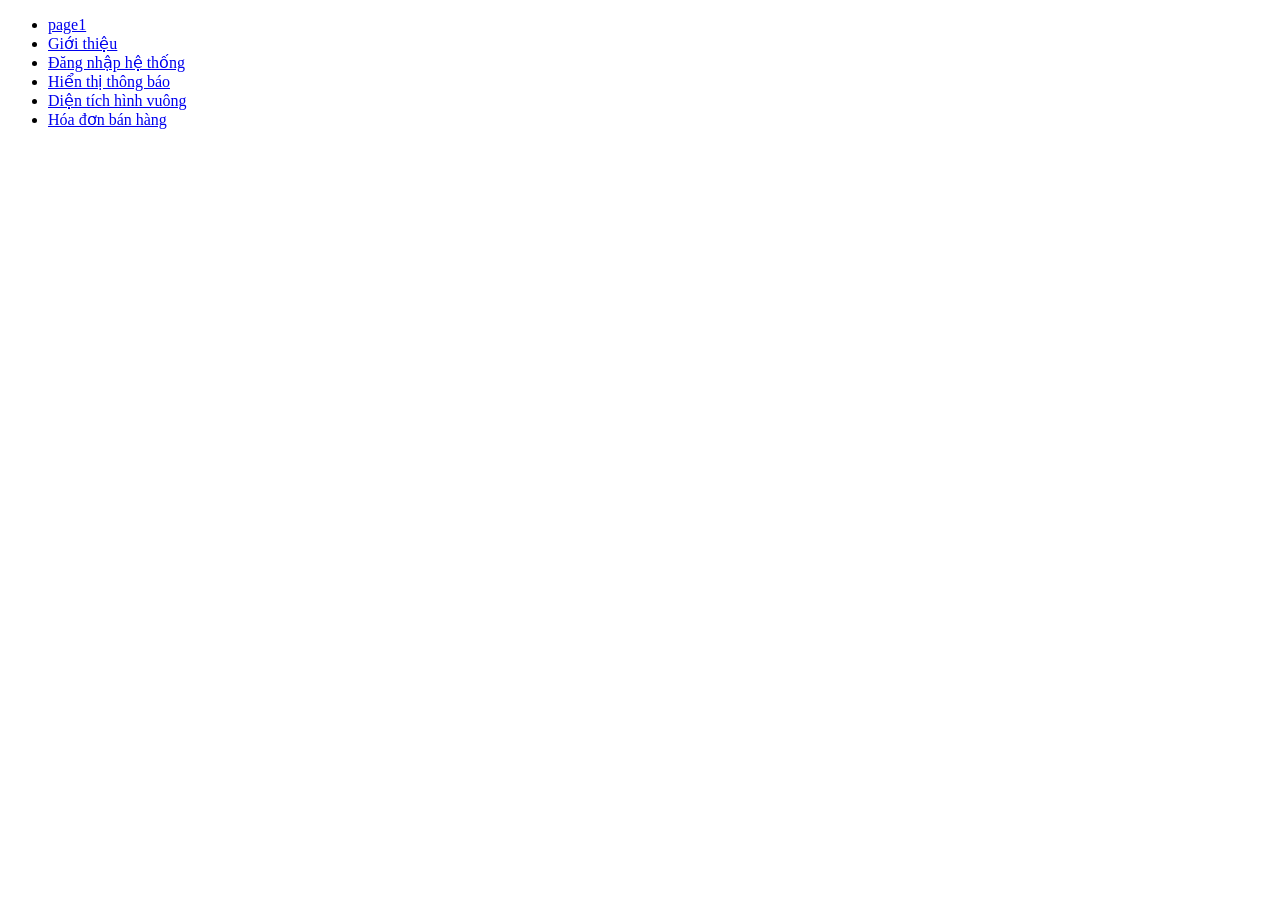
<file: index.html>
<!DOCTYPE html>
<html lang="vi">

<head>
    <meta charset="UTF-8">
    <title>Dự án thiết kế web</title>
</head>

<body>

    <ul>
        
        <li>
            <a href="html/page1.html">
                page1
            </a>
        </li>
        <li>
            <a href="html/gioithieu.html">
                Giới thiệu
            </a>
        </li>

        <li>
            <a href="html/dangnhap.html">
                Đăng nhập hệ thống
            </a>
        </li>

        <li>
            <a href="html/hienthithongbao.html">
                Hiển thị thông báo
            </a>
        </li>
        <li>
            <a href="html/dientichhinhvuong.html">
                Diện tích hình vuông
            </a>
        </li>
        <li>
            <a href="html/hoadonbanhang.html">
                Hóa đơn bán hàng
            </a>

    </ul>

</body>

</html>
</file>
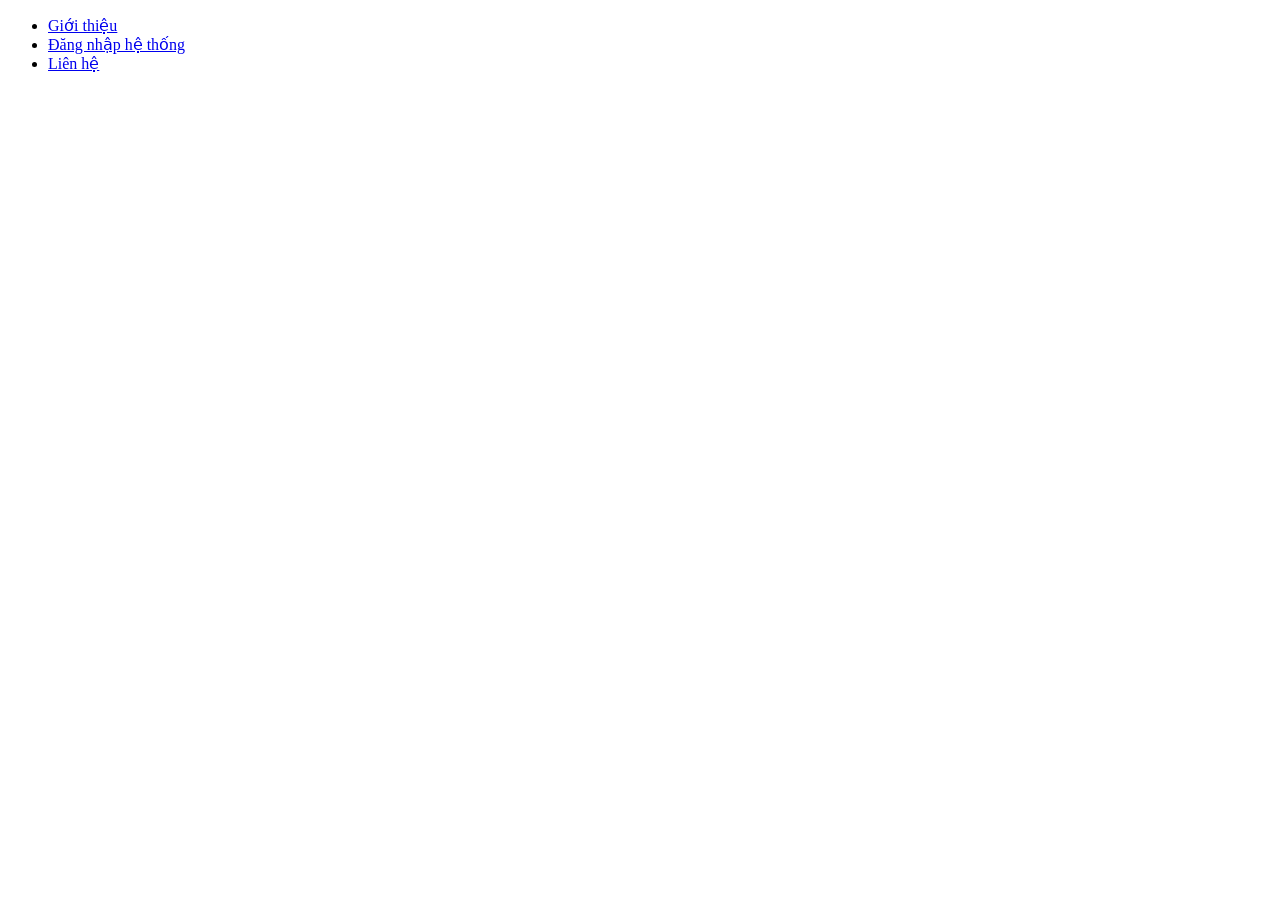
<file: html/index.html>
<!DOCTYPE html>
<html lang="vi">

<head>
    <meta charset="UTF-8">
    <title>Dự án thiết kế web</title>
</head>

<body>

    <ul>

        <li>
            <a href="gioithieu.html">
                Giới thiệu
            </a>
        </li>

        <li>
            <a href="dangnhap.html">
                Đăng nhập hệ thống
            </a>
        </li>

        <li>
            <a href="#">
                Liên hệ
            </a>
        </li>

    </ul>

</body>

</html>
</file>
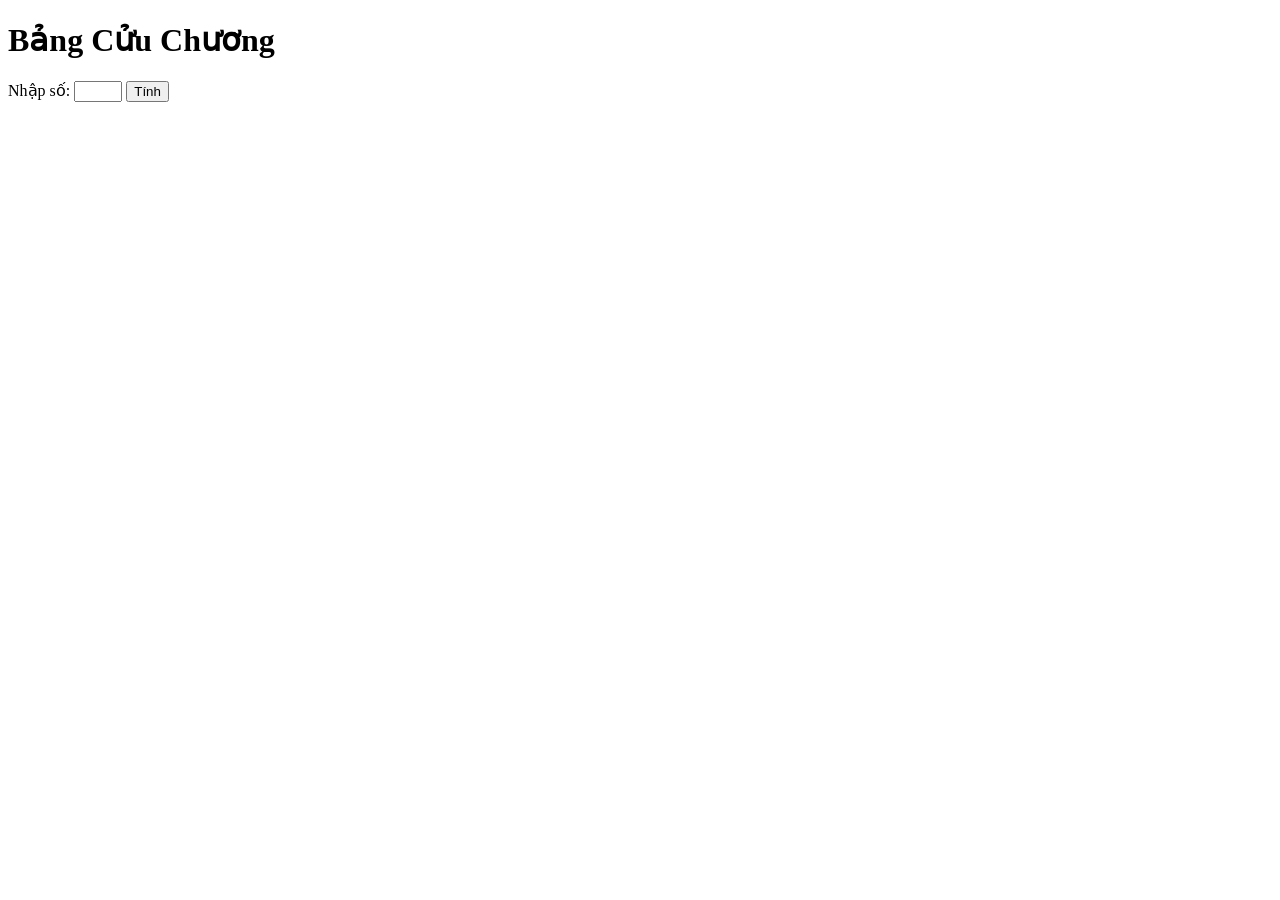
<file: html/bangcuuchuong.html>
<!DOCTYPE html>
<html lang="vi">
<head>
    <meta charset="UTF-8">
    <meta name="viewport" content="width=device-width, initial-scale=1.0">
    <title>Bảng cửu chương</title>
</head>
<body>
    <h1>Bảng Cửu Chương</h1>
    <form id="form">
        <label>Nhập số:</label>
        <input type="number" id="number" min="1" max="10" required>
        <button type="submit">Tính</button>
    </form>
    <div id="result"></div>

    <script>
        document.getElementById('form').addEventListener('submit', function(e) {
            e.preventDefault();
            const n = document.getElementById('number').value;
            let html = '<table border="1"><tr><th>Phép tính</th><th>Kết quả</th></tr>';
            for (let i = 1; i <= 10; i++) {
                html += `<tr><td>${n} × ${i}</td><td>${n * i}</td></tr>`;
            }
            html += '</table>';
            document.getElementById('result').innerHTML = html;
        });
    </script>
</body>
</html>
</file>
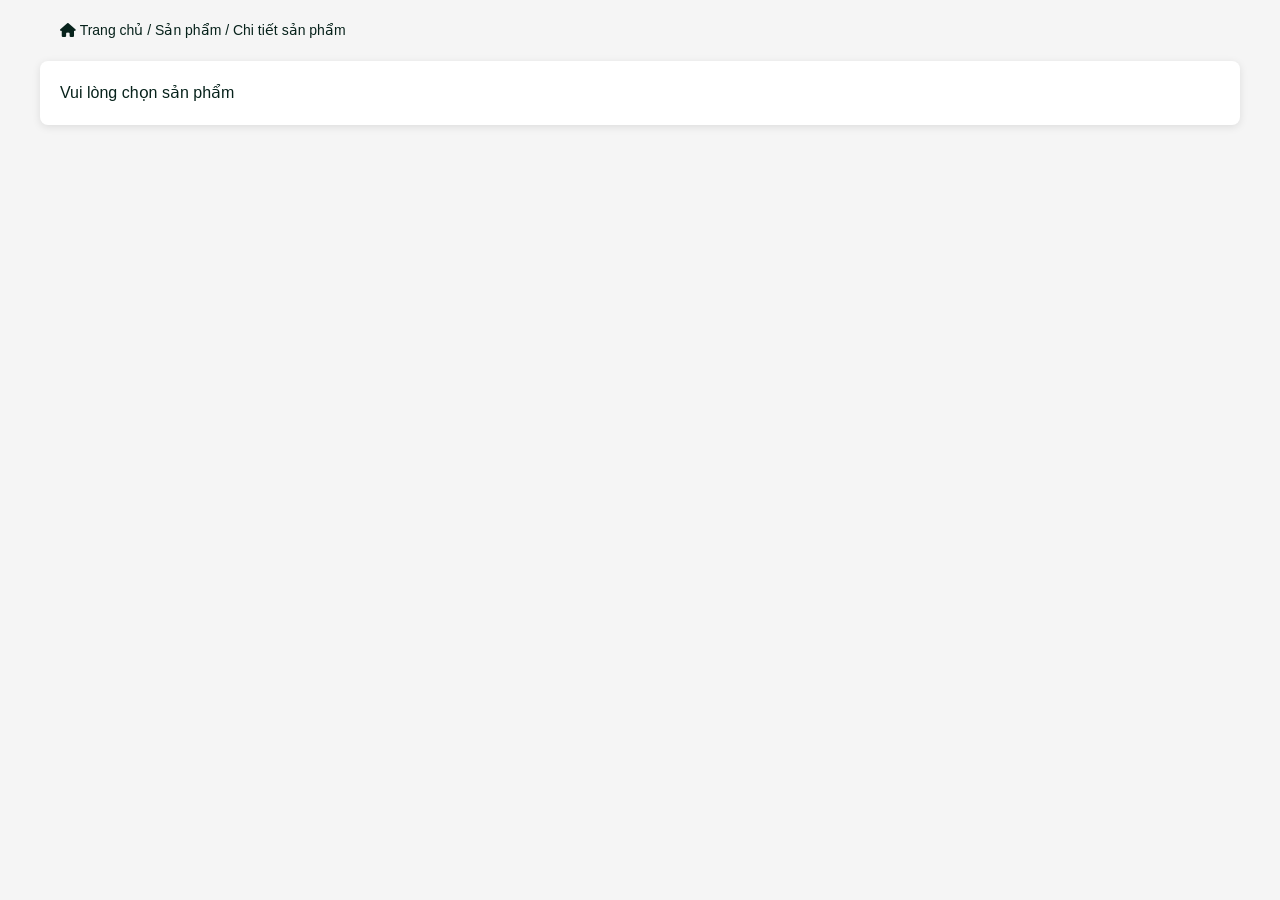
<file: html/chitiet.html>
<!DOCTYPE html>
<html lang="en">
<head>
    <meta charset="UTF-8">
    <title>Chi tiết sản phẩm</title>

    <link href="https://cdn.jsdelivr.net/npm/bootstrap@5.3.3/dist/css/bootstrap.min.css" rel="stylesheet">
    <link rel="stylesheet" href="https://cdnjs.cloudflare.com/ajax/libs/font-awesome/6.4.0/css/all.min.css">
    <link rel="stylesheet" href="../css/stylesanpham.css">
    <style>
      
    </style>
</head>

<body>
    <div class="breadcrumb-nav">
        <a onclick="window.location.href='sanphamv2.html'"><i class="fas fa-home"></i> Trang chủ</a> / 
        <a id="category-link" onclick="window.location.href='sanphamv2.html'">Sản phẩm</a> / 
        <span id="product-breadcrumb">Chi tiết sản phẩm</span>
    </div>

    <div class="product-detail">
        <div class="detail-image-container">
            <div class="detail-image">
                <img id="product-image" src="" alt="">
            </div>
        </div>

        <div class="detail-info">
            <h1 id="product-name"></h1>
            
            <div class="product-rating">
                <div class="stars" id="product-rating">★★★★★</div>
                <span id="rating-value">4.5</span>
                <span class="reviews-count" id="reviews-count">(128 đánh giá)</span>
            </div>

            <div class="product-tags">
                <div class="tag" id="product-tag"></div>
                <div class="tag new" id="new-badge" style="display:none;">🆕 Sản phẩm mới</div>
                <div class="tag stock" id="stock-badge"></div>
            </div>

            <div class="price-section">
                <div class="price" id="product-price"></div>
                <div id="original-price-section" style="display:none;">
                    <span class="original-price" id="original-price"></span>
                    <span class="discount" id="discount-percent"></span>
                </div>
            </div>

            <div class="description" id="product-description"></div>

            <div class="stock-info available" id="stock-info"></div>

            <div class="quantity-selector">
                <label for="quantity">Số lượng:</label>
                <input type="number" id="quantity" value="1" min="1" max="10">
            </div>

            <div class="secondary-actions">
                <button id="compare-btn" onclick="toggleCompare()">
                    <i class="fas fa-random"></i> So sánh
                </button>
                <button id="wishlist-btn" onclick="toggleWishlist()">
                    <i class="fas fa-heart"></i> Yêu thích
                </button>
            </div>

            <div class="actions">
                <button class="btn-add" id="add-to-cart" onclick="handleAddToCart()">
                    <i class="fas fa-shopping-cart"></i> Thêm vào giỏ
                </button>
                <button class="btn-buy" id="buy-now" onclick="handleBuyNow()">
                    <i class="fas fa-bolt"></i> Mua ngay
                </button>
            </div>

            <button class="btn-back" onclick="window.history.back()">
                <i class="fas fa-arrow-left"></i> Quay lại
            </button>

            <div class="product-info-tabs">
                <div class="tabs">
                    <button class="tab-btn active" onclick="showTab('description')">Mô tả chi tiết</button>
                    <button class="tab-btn" onclick="showTab('reviews')">Đánh giá</button>
                    <button class="tab-btn" onclick="showTab('shipping')">Vận chuyển</button>
                </div>

                <div id="description" class="tab-content active">
                    <p id="detailed-description"></p>
                </div>

                <div id="reviews" class="tab-content">
                    <p>Hiện chưa có đánh giá. Hãy là người đầu tiên đánh giá sản phẩm này!</p>
                </div>

                <div id="shipping" class="tab-content">
                    <ul style="line-height: 2;">
                        <li><strong>Miễn phí vận chuyển</strong> cho đơn hàng từ 100.000đ</li>
                        <li><strong>Giao hàng nhanh</strong> trong 1-3 ngày tại TP.HCM</li>
                        <li><strong>Giao hàng toàn quốc</strong> trong 3-7 ngày</li>
                        <li><strong>Đổi trả trong 30 ngày</strong> nếu không hài lòng</li>
                        <li><strong>Hỗ trợ 24/7</strong> qua chat, email, điện thoại</li>
                    </ul>
                </div>
            </div>
        </div>
    </div>

    <script src="../js/data.js"></script>
    <script src="../js/lib.js"></script>
    <script src="../js/chitiet.js"></script>

    <script>
        let productIndex = 0;
        let product = allProduct[productIndex];

        function getProductIndexFromUrl() {
            const params = new URLSearchParams(window.location.search);
            const idFromUrl = params.get('id');
            if (idFromUrl !== null) {
                return parseInt(idFromUrl, 10);
            }
            return parseInt(localStorage.getItem('productIndex')) || 0;
        }

        function updateProductIndex() {
            const newIndex = getProductIndexFromUrl();
            if (newIndex !== productIndex) {
                productIndex = newIndex;
                product = allProduct[productIndex];
                initProduct();
            }
        }

        function initProduct() {
            if (!product) {
                document.body.innerHTML = '<div style="text-align: center; padding: 50px; font-size: 18px; color: #e74c3c;">❌ Sản phẩm không tồn tại</div>';
                return;
            }

            // Hiển thị thông tin sản phẩm
            document.getElementById('product-name').textContent = product.name;
            document.getElementById('product-image').src = product.image;
            document.getElementById('product-image').alt = product.name;
            document.getElementById('product-price').textContent = product.price;
            document.getElementById('product-tag').textContent = product.tag || '';
            document.getElementById('product-description').textContent = product.description;
            document.getElementById('detailed-description').textContent = product.description;
            document.getElementById('product-breadcrumb').textContent = product.name;

            // Hiển thị rating
            if (product.rating) {
                document.getElementById('rating-value').textContent = product.rating;
                document.getElementById('reviews-count').textContent = `(${product.reviews} đánh giá)`;
                const stars = Math.round(product.rating);
                document.getElementById('product-rating').textContent = '★'.repeat(stars) + '☆'.repeat(5 - stars);
            }

            // Hiển thị badge "Sản phẩm mới"
            if (product.isNew) {
                document.getElementById('new-badge').style.display = 'inline-block';
            }

            // Hiển thị trạng thái hàng
            updateStockStatus();

            // Kiểm tra nếu sản phẩm đã có trong danh sách so sánh
            if (isInCompare(productIndex)) {
                document.getElementById('compare-btn').classList.add('active');
            }
        }

        function updateStockStatus() {
            const stockBadge = document.getElementById('stock-badge');
            const stockInfo = document.getElementById('stock-info');
            
            let stockClass = 'available';
            let badgeText = product.stock;
            let badgeClass = 'stock';

            if (product.stock === 'Hết hàng') {
                stockClass = 'empty';
                badgeClass = 'stock empty';
                document.getElementById('add-to-cart').disabled = true;
                document.getElementById('buy-now').disabled = true;
                document.getElementById('quantity').disabled = true;
            } else if (product.stock.includes('Còn') && parseInt(product.stock) < 5) {
                stockClass = 'limited';
                badgeClass = 'stock low';
            }

            stockBadge.textContent = badgeText;
            stockBadge.className = 'tag ' + badgeClass;
            stockInfo.textContent = '📦 ' + product.stock;
            stockInfo.className = 'stock-info ' + stockClass;
        }

        function handleAddToCart() {
            const qty = parseInt(document.getElementById('quantity').value);
            addToCart(productIndex, qty);
            alert('✅ Đã thêm ' + qty + ' sản phẩm vào giỏ hàng!');
        }

        function handleBuyNow() {
            const qty = parseInt(document.getElementById('quantity').value);
            buyNow(productIndex);
        }

        function toggleCompare() {
            const btn = document.getElementById('compare-btn');
            if (isInCompare(productIndex)) {
                removeFromCompare(productIndex);
                btn.classList.remove('active');
                alert('❌ Đã xóa khỏi danh sách so sánh');
            } else {
                addToCompare(productIndex);
                btn.classList.add('active');
            }
        }

        function toggleWishlist() {
            const btn = document.getElementById('wishlist-btn');
            let wishlist = JSON.parse(localStorage.getItem('wishlist') || '[]');
            
            if (wishlist.includes(productIndex)) {
                wishlist = wishlist.filter(i => i !== productIndex);
                btn.classList.remove('active');
                alert('❌ Đã xóa khỏi danh sách yêu thích');
            } else {
                wishlist.push(productIndex);
                btn.classList.add('active');
                alert('❤️ Đã thêm vào danh sách yêu thích');
            }
            localStorage.setItem('wishlist', JSON.stringify(wishlist));
        }

        function showTab(tabName) {
            // Ẩn tất cả tab content
            document.querySelectorAll('.tab-content').forEach(el => el.classList.remove('active'));
            document.querySelectorAll('.tab-btn').forEach(el => el.classList.remove('active'));

            // Hiển thị tab được chọn
            document.getElementById(tabName).classList.add('active');
            event.target.classList.add('active');
        }

        // Khởi tạo
        document.addEventListener('DOMContentLoaded', () => {
            updateProductIndex();
            initProduct();
            updateCartCount();
            
            // Lắng nghe thay đổi localStorage
            window.addEventListener('storage', updateProductIndex);
        });
    </script>
</body>
</html>
</file>
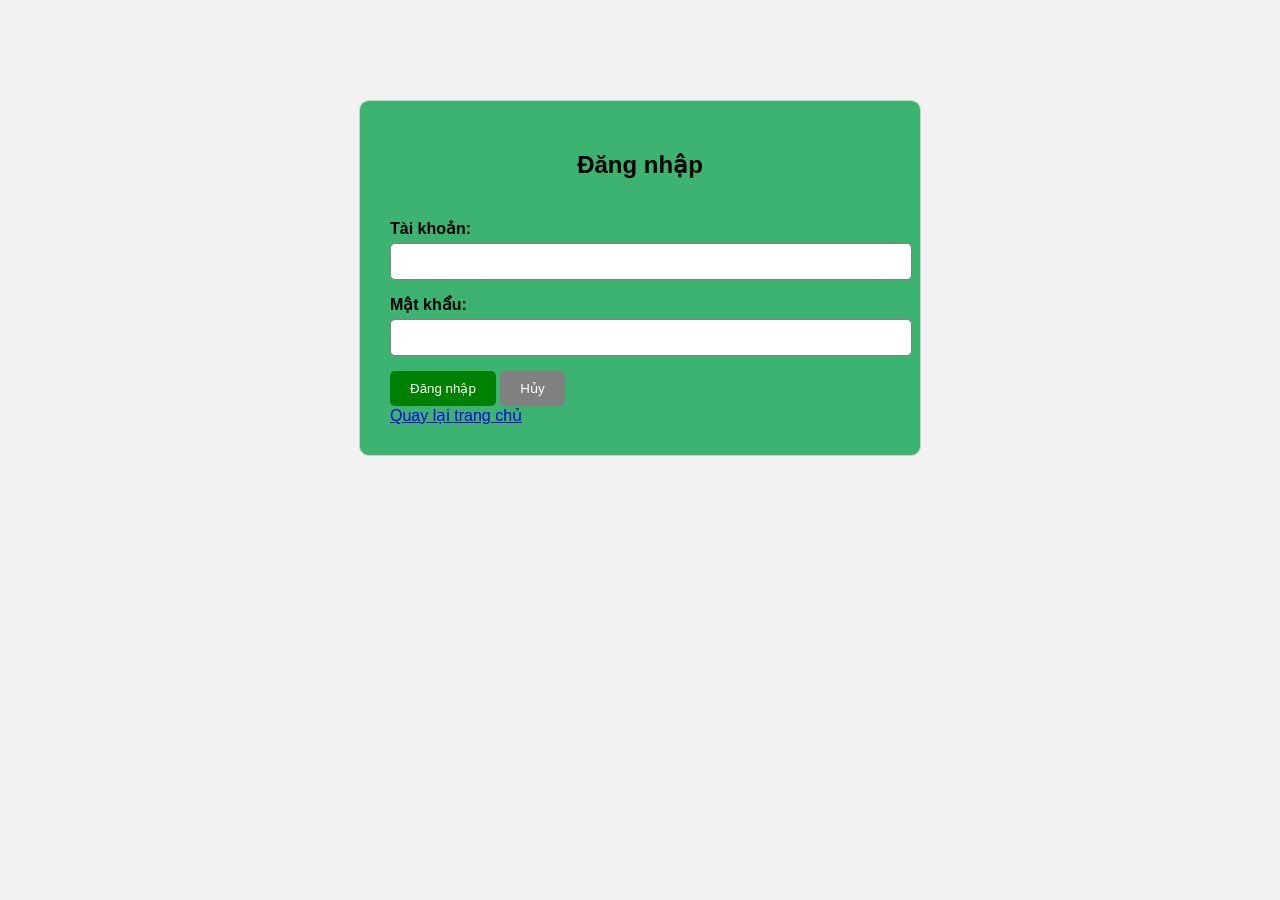
<file: html/dangnhap.html>
<!DOCTYPE html>
<html lang="vi">

<head>

    <meta charset="UTF-8">

    <meta name="viewport"
          content="width=device-width, initial-scale=1.0">

    <title>Đăng nhập hệ thống</title>

    <link rel="stylesheet"
          href="../css/style2.css">

</head>

<body>

    <div class="container">

        <form id="frmLogin">

            <h2 id="title">Đăng nhập</h2>

            <div class="form-group">

                <label for="txtUsername">
                    Tài khoản:
                </label>

                <input class="form-control"
                       type="text"
                       id="txtUsername"
                       name="txtUsername">

            </div>

            <div class="form-group">

                <label for="txtPassword">
                    Mật khẩu:
                </label>

                <input class="form-control"
                       type="password"
                       id="txtPassword"
                       name="txtPassword">

            </div>

            <input type="submit"
                   value="Đăng nhập"
                   name="sbLogin"
                   id="sbLogin">

            <input type="reset"
                   value="Hủy"
                   name="rsCancel"
                   id="rsCancel">

        </form>
         <a href="../index.html">Quay lại trang chủ</a>
    </div>

</body>

</html>
</file>
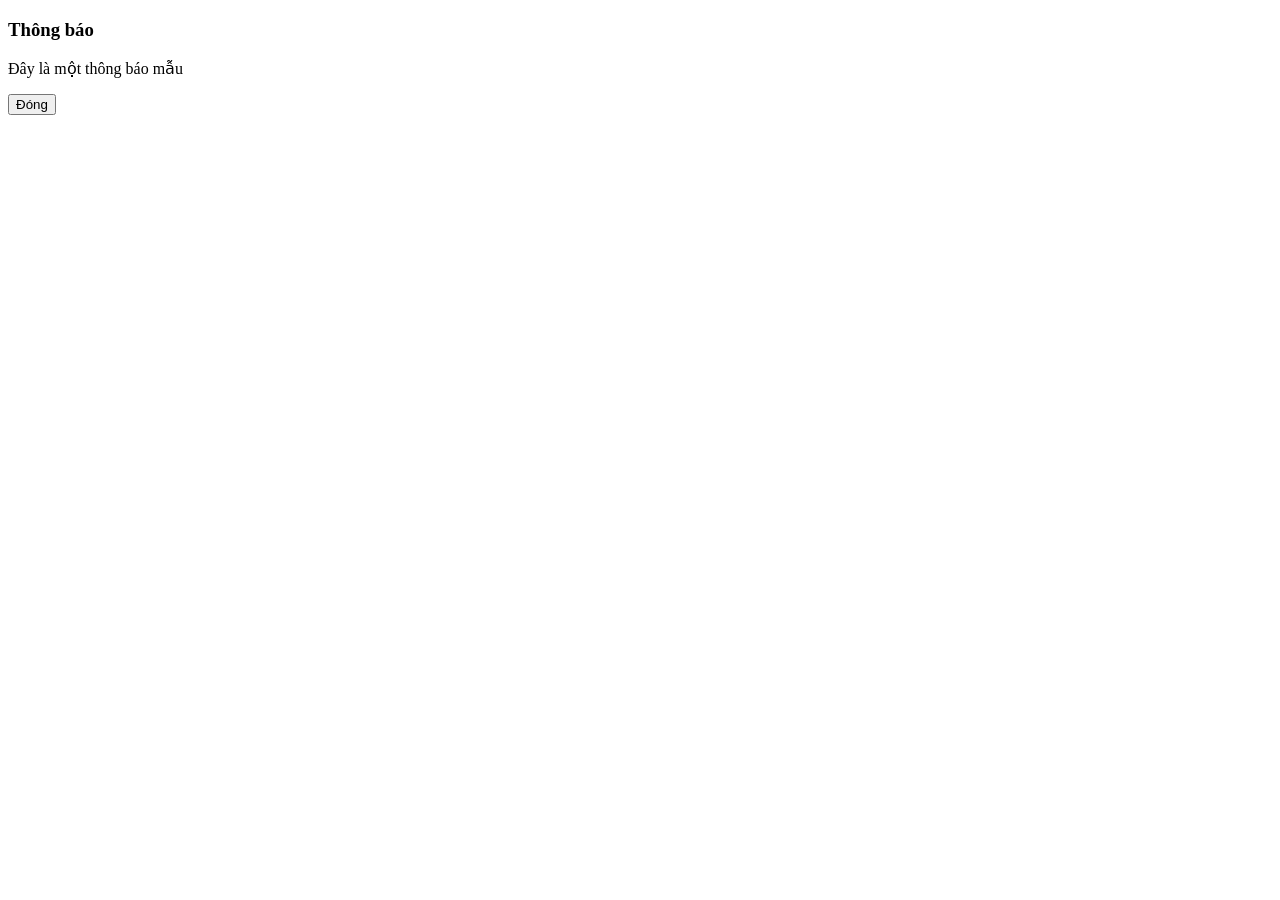
<file: html/dientichhinhvuong.html>
<!DOCTYPE html>
<html lang="vi">
<head>
    <meta charset="UTF-8">
    <meta name="viewport" content="width=device-width, initial-scale=1.0">
    <title>Hiển thị Thông báo</title>
    <!--<link rel="stylesheet" href="styles.css">-->
</head>
<body>

    <h3>Thông báo</h3>
    <p id="message">Đây là một thông báo mẫu</p>
    <button onclick="closeNotification()">Đóng</button>

</div>

<script>
    let d = Number(prompt("nhập chiều dài:"));
    let r = Number(prompt("nhập chiều rộng:"));
    
    window.alert(`Diện tích hình vuông có cạnh ${d} là: ${d * d}`);
    window.alert(`Diện tích hình chữ nhật có chiều dài ${d} và chiều rộng ${r} là: ${d * r}`);

    //let name = prompt("Nhập tên của bạn:");
    // let yob = prompt("Nhập năm sinh của bạn:");
    // window.alert("Xin chào " + name + "! Năm nay bạn đã " + (2026-yob) + ". Chúc bạn một ngày tốt lành!");
</script>

</body>
</html>
</file>
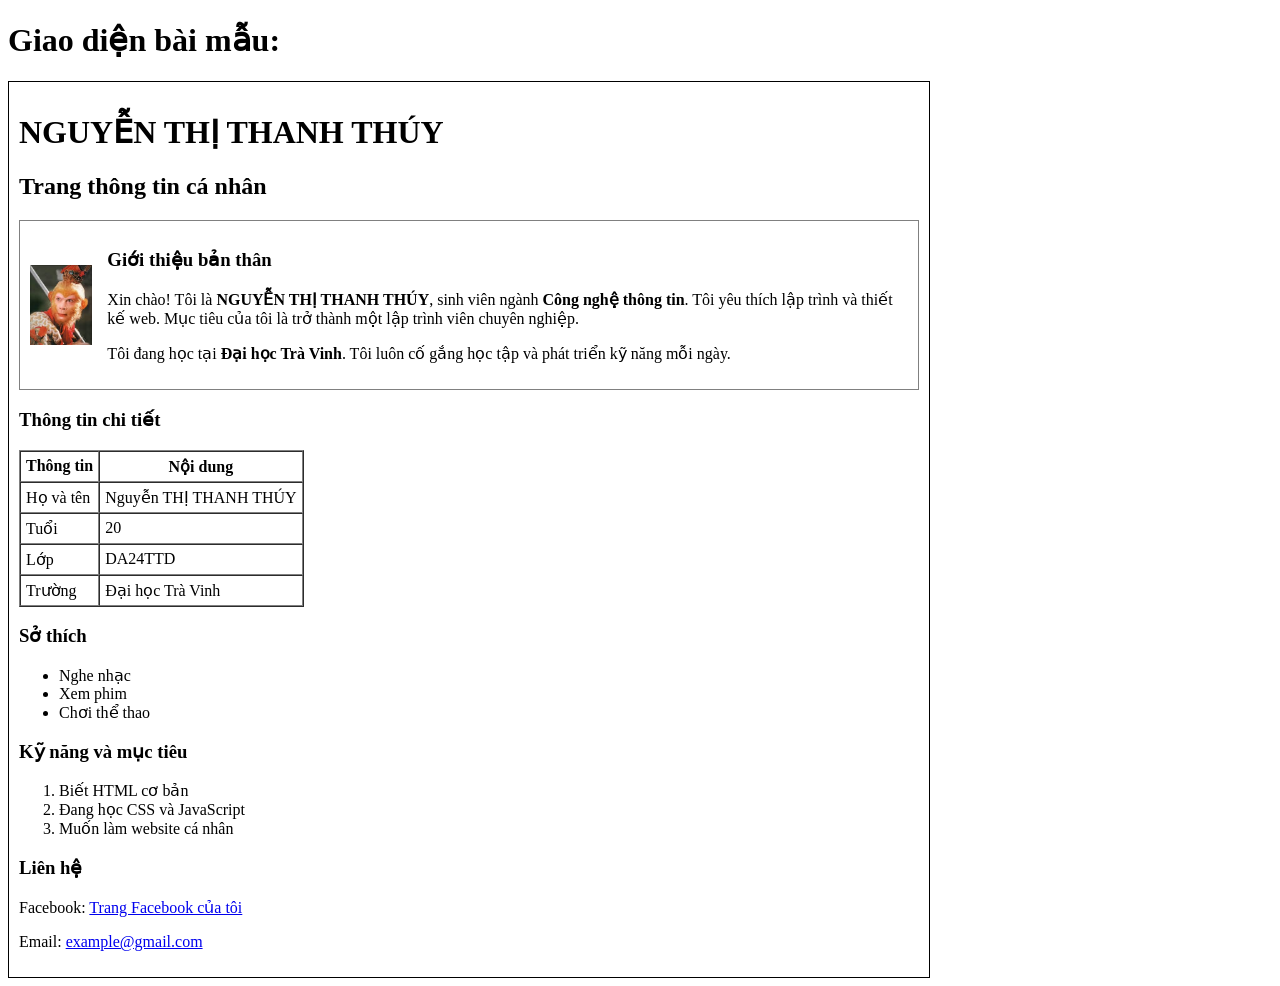
<file: html/gioithieu.html>
<!DOCTYPE html>
<html lang="vi">
<head>
    <meta charset="UTF-8">
    <title>Trang thông tin cá nhân</title>
</head>

<body>

    <h1>Giao diện bài mẫu:</h1>

    <div style="border:1px solid black; padding:10px; width:900px;">

        <h1>NGUYỄN THỊ THANH THÚY</h1>

        <h2>Trang thông tin cá nhân</h2>

        <!-- Khung giới thiệu -->
        <div style="border:1px solid gray; padding:10px; display:flex; align-items:center;">

            <!-- Ảnh avatar -->
            <img src="../assets/images/avatar.jpg" alt="Avatar"
        
                 width="80"
                 height="80">

            <!-- Nội dung giới thiệu -->
            <div style="margin-left:15px;">

                <h3>Giới thiệu bản thân</h3>

                <p>
                    Xin chào! Tôi là <b>NGUYỄN THỊ THANH THÚY</b>, sinh viên ngành
                    <b>Công nghệ thông tin</b>. Tôi yêu thích lập trình và thiết kế web.
                    Mục tiêu của tôi là trở thành một lập trình viên chuyên nghiệp.
                </p>

                <p>
                    Tôi đang học tại <b>Đại học Trà Vinh</b>. Tôi luôn cố gắng học tập
                    và phát triển kỹ năng mỗi ngày.
                </p>

            </div>
        </div>

        <!-- Thông tin chi tiết -->
        <h3>Thông tin chi tiết</h3>

        <table border="1" cellspacing="0" cellpadding="5">

            <tr>
                <th>Thông tin</th>
                <th>Nội dung</th>
            </tr>

            <tr>
                <td>Họ và tên</td>
                <td>Nguyễn THỊ THANH THÚY</td>
            </tr>

            <tr>
                <td>Tuổi</td>
                <td>20</td>
            </tr>

            <tr>
                <td>Lớp</td>
                <td>DA24TTD</td>
            </tr>

            <tr>
                <td>Trường</td>
                <td>Đại học Trà Vinh</td>
            </tr>

        </table>

        <!-- Sở thích -->
        <h3>Sở thích</h3>

        <ul>
            <li>Nghe nhạc</li>
            <li>Xem phim</li>
            <li>Chơi thể thao</li>
        </ul>

        <!-- Kỹ năng -->
        <h3>Kỹ năng và mục tiêu</h3>

        <ol>
            <li>Biết HTML cơ bản</li>
            <li>Đang học CSS và JavaScript</li>
            <li>Muốn làm website cá nhân</li>
        </ol>

        <!-- Liên hệ -->
        <h3>Liên hệ</h3>

        <p>
            Facebook:
            <a href="#">Trang Facebook của tôi</a>
        </p>

        <p>
            Email:
            <a href="mailto:example@gmail.com">example@gmail.com</a>
        </p>

    </div>

</body>
</html>
</file>
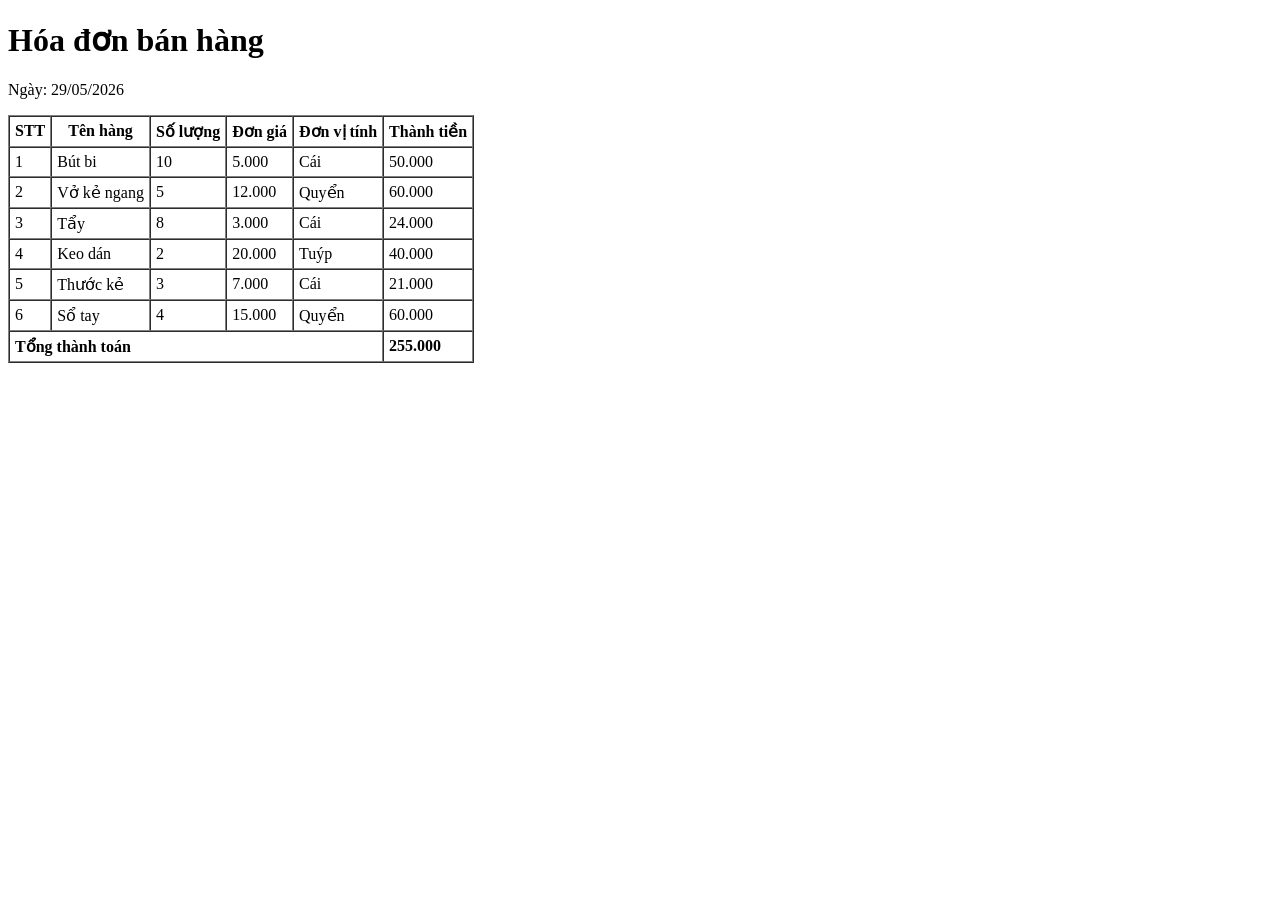
<file: html/hoadonbanhang.html>
<!DOCTYPE html>
<html lang="vi">
<head>
    <meta charset="UTF-8">
    <meta name="viewport" content="width=device-width, initial-scale=1.0">
    <title>Hóa đơn bán hàng</title>
</head>
<body>
    <h1>Hóa đơn bán hàng</h1>
    <p>Ngày: 29/05/2026</p>
    <table border="1" cellspacing="0" cellpadding="5">
        <thead>
            <tr>
                <th>STT</th>
                <th>Tên hàng</th>
                <th>Số lượng</th>
                <th>Đơn giá</th>
                <th>Đơn vị tính</th>
                <th>Thành tiền</th>
            </tr>
        </thead>
        <tbody>
            <tr>
                <td>1</td>
                <td>Bút bi</td>
                <td>10</td>
                <td>5.000</td>
                <td>Cái</td>
                <td>50.000</td>
            </tr>
            <tr>
                <td>2</td>
                <td>Vở kẻ ngang</td>
                <td>5</td>
                <td>12.000</td>
                <td>Quyển</td>
                <td>60.000</td>
            </tr>
            <tr>
                <td>3</td>
                <td>Tẩy</td>
                <td>8</td>
                <td>3.000</td>
                <td>Cái</td>
                <td>24.000</td>
            </tr>
            <tr>
                <td>4</td>
                <td>Keo dán</td>
                <td>2</td>
                <td>20.000</td>
                <td>Tuýp</td>
                <td>40.000</td>
            </tr>
            <tr>
                <td>5</td>
                <td>Thước kẻ</td>
                <td>3</td>
                <td>7.000</td>
                <td>Cái</td>
                <td>21.000</td>
            </tr>
            <tr>
                <td>6</td>
                <td>Sổ tay</td>
                <td>4</td>
                <td>15.000</td>
                <td>Quyển</td>
                <td>60.000</td>
            </tr>
        </tbody>
        <tfoot>
            <tr>
                <td colspan="5"><strong>Tổng thành toán</strong></td>
                <td><strong>255.000</strong></td>
            </tr>
        </tfoot>
    </table>
</body>
</html>
</file>
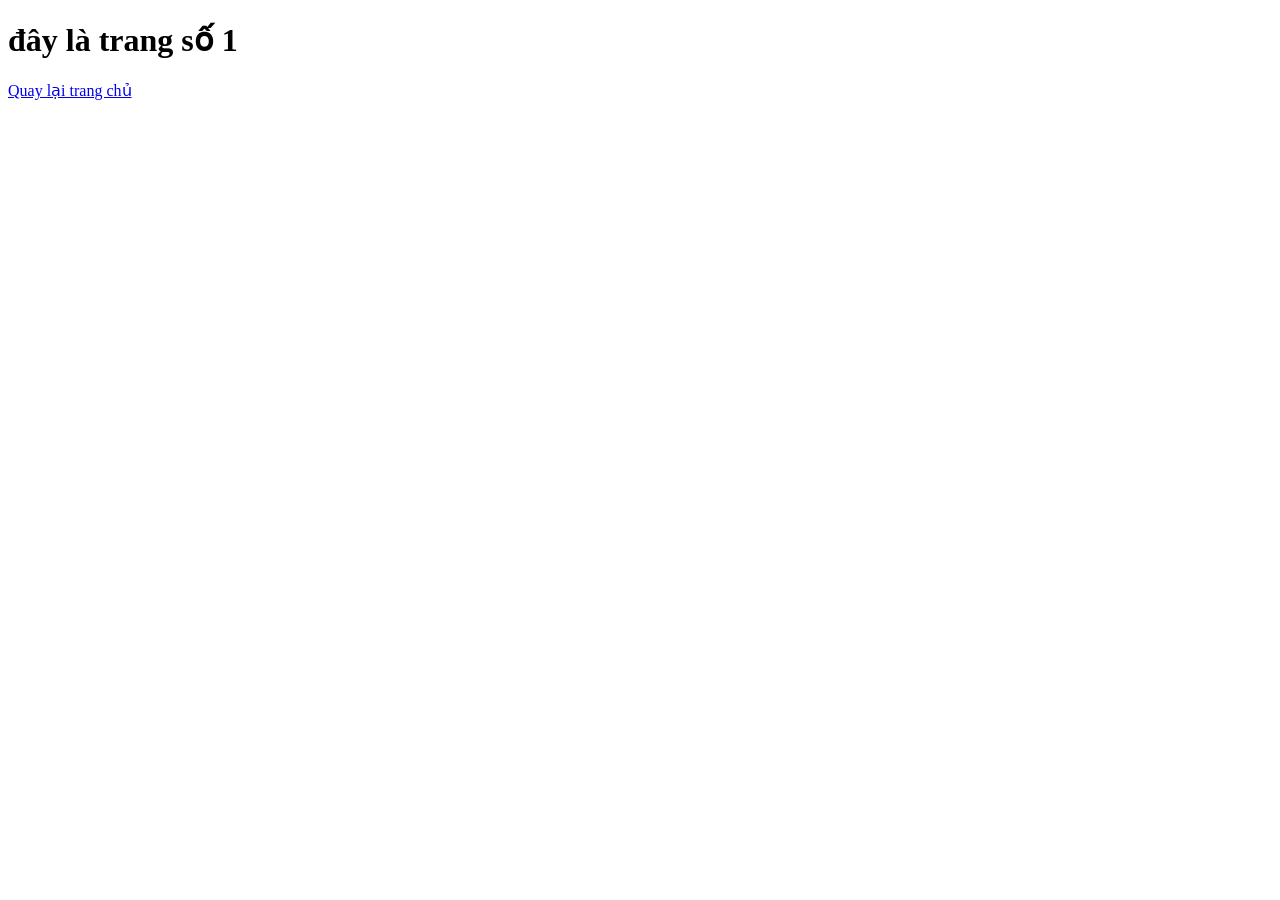
<file: html/page1.html>
<!DOCTYPE html>
<html lang="vi">
<head>
    <meta charset="UTF-8">
    <title>Trang thông tin cá nhân</title>
</head>

<body>
  <h1>đây là trang số 1</h1>
  <a href="../index.html">Quay lại trang chủ</a>
</body>
</html>
</file>
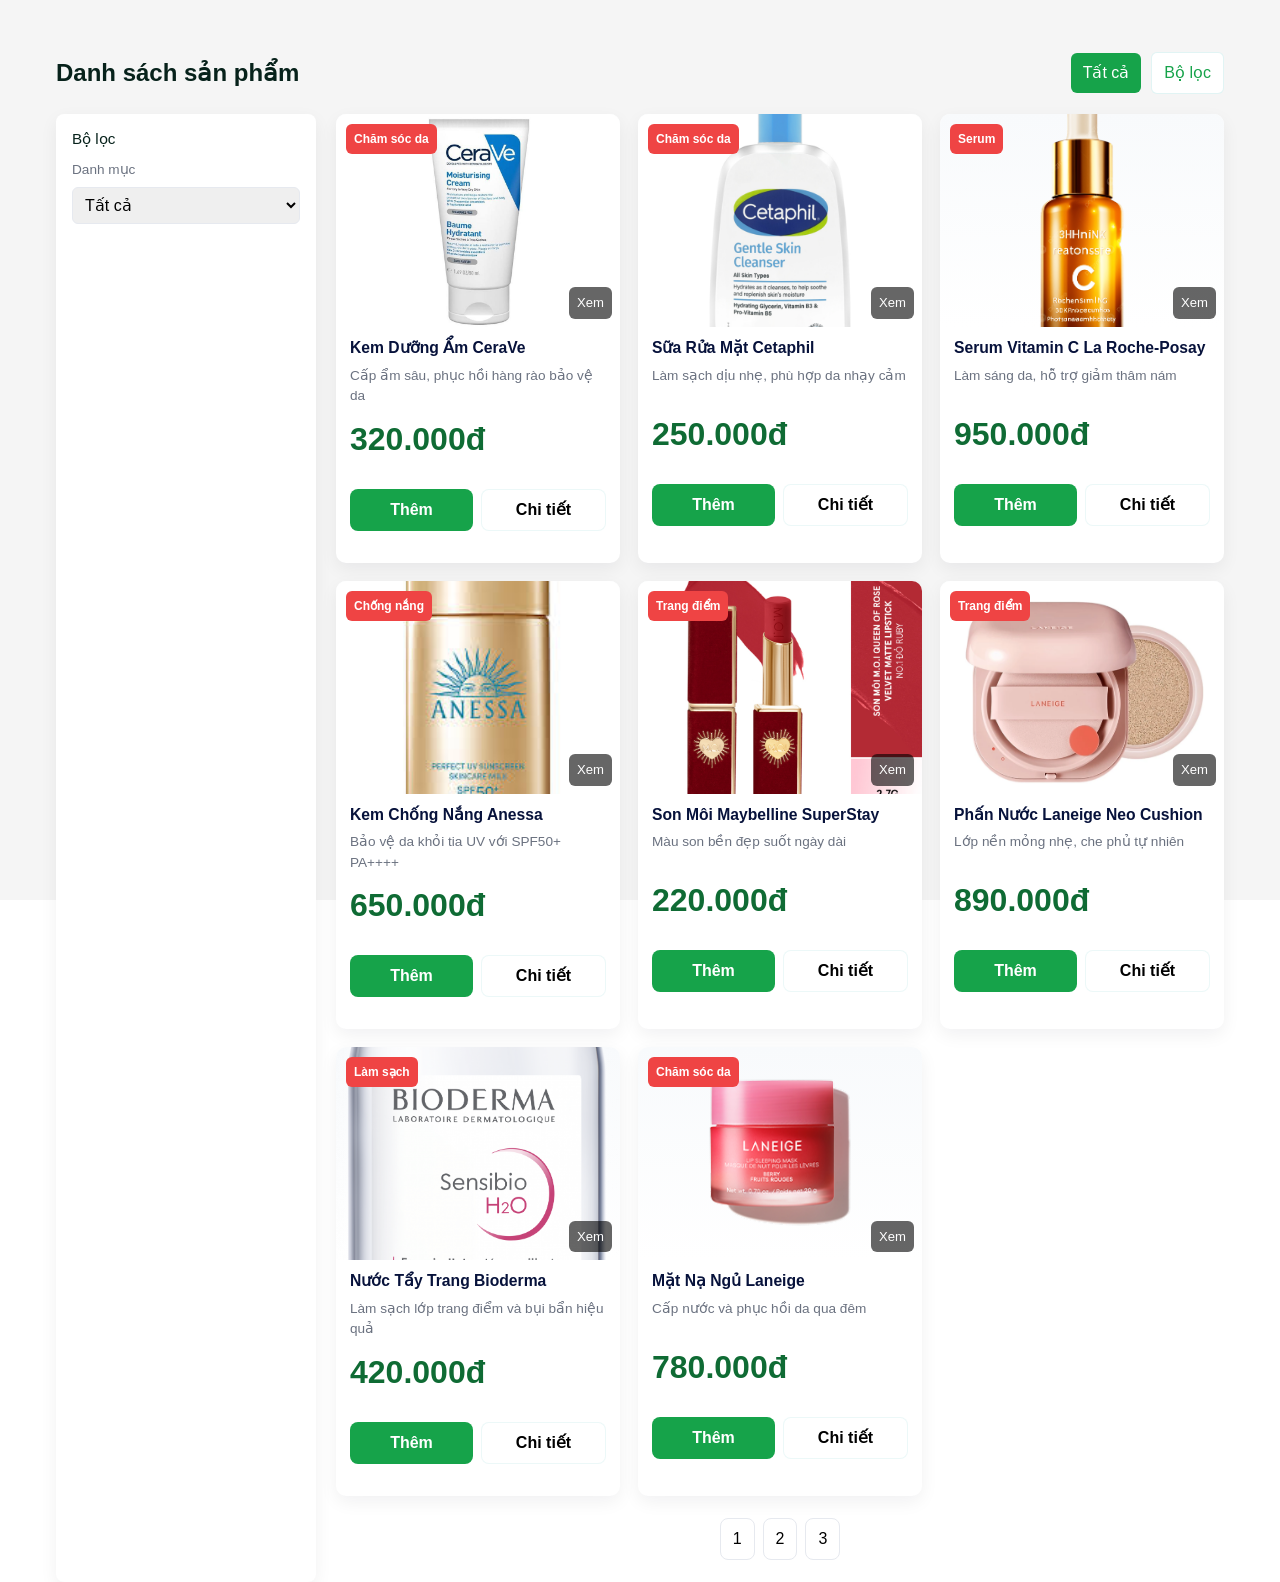
<file: html/sanphamv2.html>
<!DOCTYPE html>
<html lang="en">
<head>
    <meta charset="UTF-8">
    <title>Danh sách sản phẩm</title>

    <link href="https://cdn.jsdelivr.net/npm/bootstrap@5.3.3/dist/css/bootstrap.min.css" rel="stylesheet">
    <link rel="stylesheet" href="../css/stylesanpham.css">
</head>
<body>
    <div class="spv2-container">

        <div class="spv2-toolbar">
            <div class="spv2-title">Danh sách sản phẩm</div>
            <div class="spv2-actions">
                <button class="spv2-btn">Tất cả</button>
                <button class="spv2-btn secondary">Bộ lọc</button>
            </div>
        </div>

        <div class="spv2-grid">
            <aside class="spv2-filters">
                <h4>Bộ lọc</h4>
                <div class="spv2-filter-group">
                    <label>Danh mục</label>
                    <select class="spv2-select">
                        <option>Tất cả</option>
                    </select>
                </div>
            </aside>

            <main>
                <div class="spv2-products" id="product-list"></div>
                <div class="spv2-pagination">
                    <button>1</button>
                    <button>2</button>
                    <button>3</button>
                </div>
            </main>
        </div>

    </div>

    <script src="../js/data.js"></script>
    <script src="../js/lib.js"></script>
    <script src="../js/chitiet.js"></script>

    <script>
        allProduct.forEach((product, index) => {
            createItemV2(product, index);
        });
    </script>
</body>
</html>
</file>
<file: css/stylesanpham.css>
/* stylesanpham.css - Styles for sanphamv2 page */

:root{
  --bg:#ffffff; /* predominantly white background */
  --card:#ffffff;
  --muted:#6b7280;
  --brand:#16a34a; /* fresh green */
  --brand-dark:#0f6b34;
  --accent:var(--brand);
  --accent-strong:var(--brand-dark);
  --danger:#ef4444;
  --shadow: 0 6px 18px rgba(16,24,40,0.06);
  --radius:8px;
}

*{box-sizing:border-box}
html,body{height:100%;margin:0;font-family:Segoe UI, Roboto, "Helvetica Neue", Arial, sans-serif;background:var(--bg);color:#07221b}

/* Page container */
.spv2-container{max-width:1200px;margin:32px auto;padding:0 16px}

/* Header / toolbar */
.spv2-toolbar{display:flex;align-items:center;justify-content:space-between;margin-bottom:20px}
.spv2-title{font-size:1.5rem;font-weight:600}
.spv2-actions{display:flex;gap:10px;align-items:center}
.spv2-btn{background:var(--accent);color:#fff;padding:8px 12px;border-radius:6px;border:none;cursor:pointer;box-shadow:none}
.spv2-btn.secondary{background:#fff;color:var(--accent);border:1px solid rgba(14,165,164,0.12)}

/* Layout: filters + products */
.spv2-grid{display:grid;grid-template-columns:260px 1fr;gap:20px}

/* Filters sidebar */
.spv2-filters{background:var(--card);padding:16px;border-radius:var(--radius);box-shadow:var(--shadow)}
.spv2-filters h4{margin:0 0 12px 0;font-size:0.95rem}
.spv2-filter-group{margin-bottom:12px}
.spv2-filter-group label{display:block;font-size:0.85rem;color:var(--muted);margin-bottom:6px}
.spv2-input, .spv2-select{width:100%;padding:8px;border:1px solid #e6e9ef;border-radius:6px}

/* Product list */
.spv2-products{display:grid;grid-template-columns:repeat(3,1fr);gap:18px}

/* Product card */
.sp-card{background:var(--card);border-radius:10px;overflow:hidden;box-shadow:var(--shadow);display:flex;flex-direction:column;transition:transform .15s ease,box-shadow .15s ease}
.sp-card:hover{transform:translateY(-6px);box-shadow:0 12px 30px rgba(16,24,40,0.12)}
.sp-card .img-wrap{width:100%;padding-top:75%;position:relative;overflow:hidden;background:linear-gradient(180deg,#f8fafc,#fff)}
.sp-card img{position:absolute;inset:0;width:100%;height:100%;object-fit:cover}
.sp-card .card-body{padding:12px 14px;display:flex;flex-direction:column;gap:8px}
.sp-card .title{font-size:0.98rem;font-weight:600;color:#07123b;line-height:1.2}
.sp-card .desc{font-size:0.85rem;color:var(--muted);min-height:36px}
.sp-card .price-row{display:flex;align-items:center;justify-content:space-between}
.sp-card .price{font-weight:700;color:var(--accent-strong)}
.sp-card .old-price{font-size:0.85rem;color:var(--muted);text-decoration:line-through;margin-left:8px}

.sp-card .meta{display:flex;gap:8px;align-items:center;font-size:0.85rem;color:var(--muted)}
.sp-card .actions{display:flex;gap:8px;margin-top:8px}
.sp-card .actions button{flex:1;padding:8px;border-radius:8px;border:1px solid rgba(14,165,164,0.08);background:#fff;cursor:pointer}
.sp-card .actions button.add{background:var(--accent);color:#fff;border:none}

/* Badge / sale */
.sp-badge{position:absolute;top:10px;left:10px;background:var(--danger);color:#fff;padding:6px 8px;border-radius:6px;font-size:0.75rem;font-weight:700}

/* Quick view overlay */
.sp-quick{position:relative}
.sp-quick .quick-btn{position:absolute;right:8px;bottom:8px;background:rgba(0,0,0,0.6);color:#fff;padding:6px 8px;border-radius:6px;font-size:0.82rem;border:none;cursor:pointer}

/* Pagination */
.spv2-pagination{display:flex;gap:8px;justify-content:center;margin:22px 0}
.spv2-pagination button{padding:8px 12px;border-radius:8px;border:1px solid #e6e9ef;background:#fff;cursor:pointer}
.spv2-pagination button.active{background:var(--accent);color:#fff;border-color:var(--accent)}

/* Empty / placeholder */
.sp-empty{padding:40px;text-align:center;color:var(--muted);background:transparent}

/* Responsive */
@media (max-width:1024px){
  .spv2-grid{grid-template-columns:220px 1fr}
  .spv2-products{grid-template-columns:repeat(2,1fr)}
}
@media (max-width:740px){
  .spv2-grid{grid-template-columns:1fr}
  .spv2-filters{order:2}
  .spv2-products{grid-template-columns:repeat(2,1fr)}
  .spv2-toolbar{flex-direction:column;align-items:stretch;gap:10px}
}
@media (max-width:420px){
  .spv2-products{grid-template-columns:1fr}
  .sp-card .card-body{padding:10px}
}

/* Utilities */
.text-muted{color:var(--muted)}
.flex{display:flex}
.center{display:flex;align-items:center;justify-content:center}

/* small animation for loading images */
.img-skeleton{background:linear-gradient(90deg,#f2f5f8,#eef2f6,#f2f5f8);background-size:200% 100%;animation:shimmer 1.2s linear infinite}
@keyframes shimmer{0%{background-position:200% 0}100%{background-position:-200% 0}}
  * {
            margin: 0;
            padding: 0;
            box-sizing: border-box;
        }

        body {
            font-family: 'Segoe UI', Tahoma, Geneva, Verdana, sans-serif;
            background: #f5f5f5;
            padding: 20px 0;
        }

        .breadcrumb-nav {
            max-width: 1200px;
            margin: 0 auto;
            padding: 0 20px 20px;
            font-size: 14px;
        }

        .breadcrumb-nav a {
            color: #3498db;
            text-decoration: none;
            cursor: pointer;
        }

        .breadcrumb-nav a:hover {
            text-decoration: underline;
        }

        .product-detail {
            max-width: 1200px;
            margin: 0 auto;
            display: grid;
            grid-template-columns: 1fr 1fr;
            gap: 40px;
            padding: 20px;
            background: white;
            border-radius: 8px;
            box-shadow: 0 2px 8px rgba(0,0,0,0.1);
        }

        .detail-image-container {
            display: flex;
            flex-direction: column;
            gap: 10px;
        }

        .detail-image {
            width: 100%;
            border-radius: 8px;
            overflow: hidden;
            background: #f9f9f9;
            display: flex;
            align-items: center;
            justify-content: center;
            min-height: 400px;
        }

        .detail-image img {
            width: 100%;
            height: 100%;
            object-fit: cover;
        }

        .detail-info {
            padding: 20px;
        }

        .detail-info h1 {
            font-size: 28px;
            margin-bottom: 15px;
            font-weight: 600;
            color: #2c3e50;
        }

        .product-rating {
            display: flex;
            align-items: center;
            gap: 10px;
            margin-bottom: 15px;
            font-size: 14px;
        }

        .stars {
            color: #f39c12;
        }

        .reviews-count {
            color: #666;
            cursor: pointer;
        }

        .reviews-count:hover {
            color: #3498db;
        }

        .product-tags {
            display: flex;
            gap: 10px;
            margin-bottom: 15px;
            flex-wrap: wrap;
        }

        .tag {
            display: inline-block;
            background: #3498db;
            color: white;
            padding: 5px 12px;
            border-radius: 20px;
            font-size: 12px;
        }

        .tag.new {
            background: #e74c3c;
        }

        .tag.stock {
            background: #27ae60;
            font-weight: bold;
        }

        .tag.stock.low {
            background: #f39c12;
        }

        .tag.stock.empty {
            background: #95a5a6;
        }

        .price-section {
            border: 2px solid #ecf0f1;
            padding: 20px;
            border-radius: 8px;
            margin: 20px 0;
            background: #f8f9fa;
        }

        .price {
            font-size: 32px;
            color: #e74c3c;
            font-weight: bold;
            margin-bottom: 10px;
        }

        .original-price {
            text-decoration: line-through;
            color: #95a5a6;
            margin-right: 10px;
        }

        .discount {
            color: #e74c3c;
            font-weight: bold;
        }

        .description {
            color: #555;
            line-height: 1.8;
            margin: 20px 0;
            font-size: 14px;
        }

        .stock-info {
            padding: 15px;
            background: #ecf0f1;
            border-radius: 6px;
            margin: 15px 0;
            font-size: 14px;
        }

        .stock-info.available {
            background: #d5f4e6;
            color: #27ae60;
        }

        .stock-info.limited {
            background: #feeaa7;
            color: #f39c12;
        }

        .stock-info.empty {
            background: #fadbd8;
            color: #e74c3c;
        }

        .quantity-selector {
            display: flex;
            align-items: center;
            gap: 10px;
            margin: 20px 0;
        }

        .quantity-selector label {
            font-weight: 600;
            font-size: 14px;
        }

        .quantity-selector input {
            width: 60px;
            padding: 8px;
            border: 1px solid #ddd;
            border-radius: 4px;
            text-align: center;
            font-size: 14px;
        }

        .actions {
            display: grid;
            grid-template-columns: 1fr 1fr;
            gap: 12px;
            margin-top: 25px;
            margin-bottom: 20px;
        }

        .actions button {
            padding: 14px 20px;
            border: none;
            border-radius: 6px;
            cursor: pointer;
            font-size: 16px;
            font-weight: 600;
            transition: all 0.3s ease;
            display: flex;
            align-items: center;
            justify-content: center;
            gap: 8px;
        }

        .btn-add {
            background: #27ae60;
            color: white;
        }

        .btn-add:hover {
            background: #229954;
            transform: translateY(-2px);
            box-shadow: 0 4px 12px rgba(39, 174, 96, 0.3);
        }

        .btn-buy {
            background: #e74c3c;
            color: white;
            grid-column: 1 / -1;
        }

        .btn-buy:hover {
            background: #c0392b;
            transform: translateY(-2px);
            box-shadow: 0 4px 12px rgba(231, 76, 60, 0.3);
        }

        .secondary-actions {
            display: grid;
            grid-template-columns: 1fr 1fr;
            gap: 12px;
            margin-bottom: 20px;
        }

        .secondary-actions button {
            padding: 12px 15px;
            border: 2px solid #bdc3c7;
            background: white;
            color: #555;
            border-radius: 6px;
            cursor: pointer;
            font-size: 14px;
            font-weight: 500;
            transition: all 0.3s ease;
            display: flex;
            align-items: center;
            justify-content: center;
            gap: 6px;
        }

        .secondary-actions button:hover {
            border-color: #3498db;
            color: #3498db;
            background: #ecf0f1;
        }

        .secondary-actions button.active {
            background: #3498db;
            color: white;
            border-color: #3498db;
        }

        .btn-back {
            background: #95a5a6;
            color: white;
            grid-column: 1 / -1;
        }

        .btn-back:hover {
            background: #7f8c8d;
        }

        .product-info-tabs {
            margin-top: 30px;
            border-top: 1px solid #ecf0f1;
            padding-top: 20px;
        }

        .tabs {
            display: flex;
            gap: 20px;
            margin-bottom: 20px;
            border-bottom: 2px solid #ecf0f1;
        }

        .tabs button {
            background: none;
            border: none;
            padding: 10px 0;
            cursor: pointer;
            font-size: 14px;
            font-weight: 600;
            color: #666;
            border-bottom: 3px solid transparent;
            transition: all 0.3s;
        }

        .tabs button.active {
            color: #3498db;
            border-bottom-color: #3498db;
        }

        .tab-content {
            display: none;
        }

        .tab-content.active {
            display: block;
        }

        .related-products {
            margin-top: 40px;
            padding-top: 20px;
            border-top: 1px solid #ecf0f1;
        }

        .related-title {
            font-size: 18px;
            font-weight: 600;
            margin-bottom: 15px;
        }

        @media (max-width: 768px) {
            .product-detail {
                grid-template-columns: 1fr;
                gap: 20px;
                padding: 15px;
            }

            .actions {
                grid-template-columns: 1fr;
            }

            .detail-info h1 {
                font-size: 22px;
            }

            .price {
                font-size: 24px;
            }
        }
</file>
<file: css/style2.css>
body{
    font-family: Arial;
    background-color: #f2f2f2;
}

.container{
    width: 500px;
    margin: 100px auto;
    background-color: MediumSeaGreen;
    padding: 30px;
    border-radius: 10px;
    border: 1px solid #ccc;
}

#title{
    text-align: center;
    margin-bottom: 40px;
}

.form-group{
    margin-bottom: 15px;
}

label{
    display: block;
    margin-bottom: 5px;
    font-weight: bold;
}

.form-control{
    width: 100%;
    padding: 10px;
    border: 1px solid gray;
    border-radius: 5px;
}

input[type="submit"],
input[type="reset"]{
    padding: 10px 20px;
    border: none;
    border-radius: 5px;
    cursor: pointer;
}

input[type="submit"]{
    background-color: green;
    color: white;
}

input[type="reset"]{
    background-color: gray;
    color: white;
}
</file>
